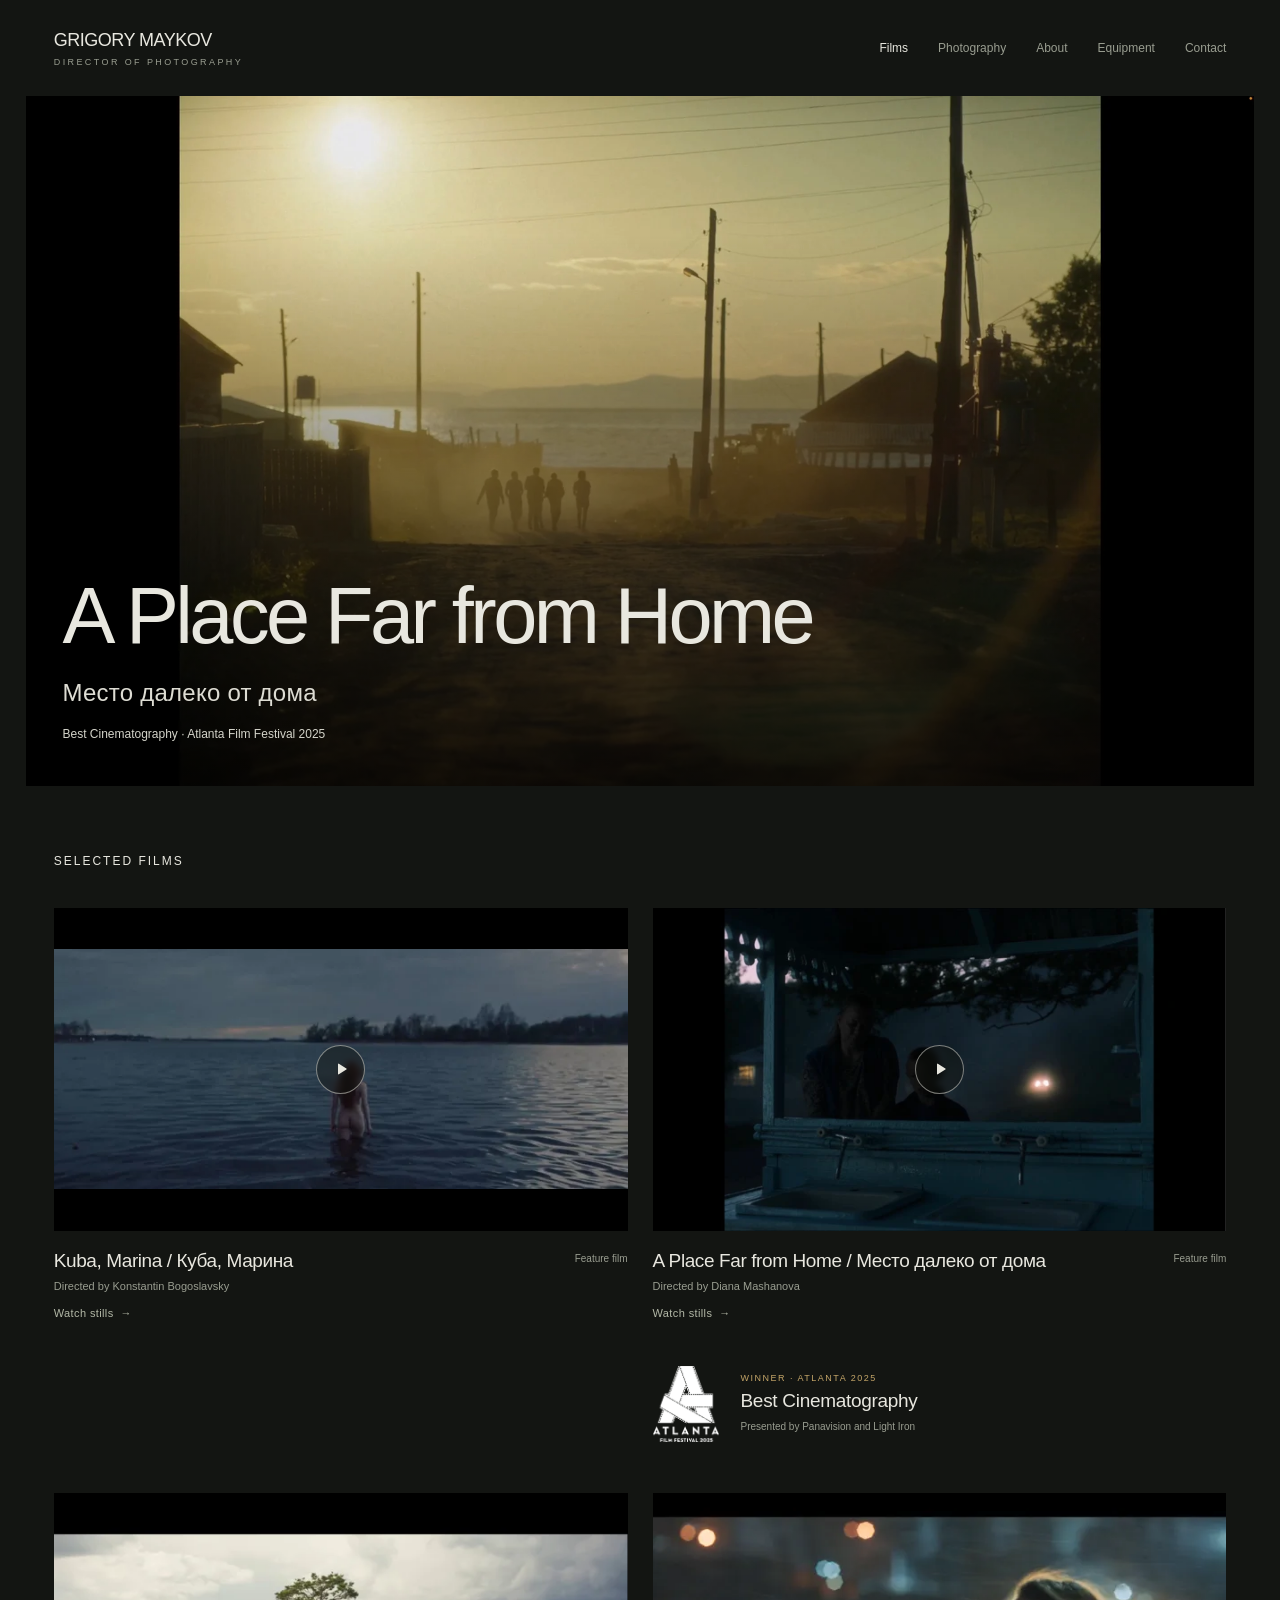
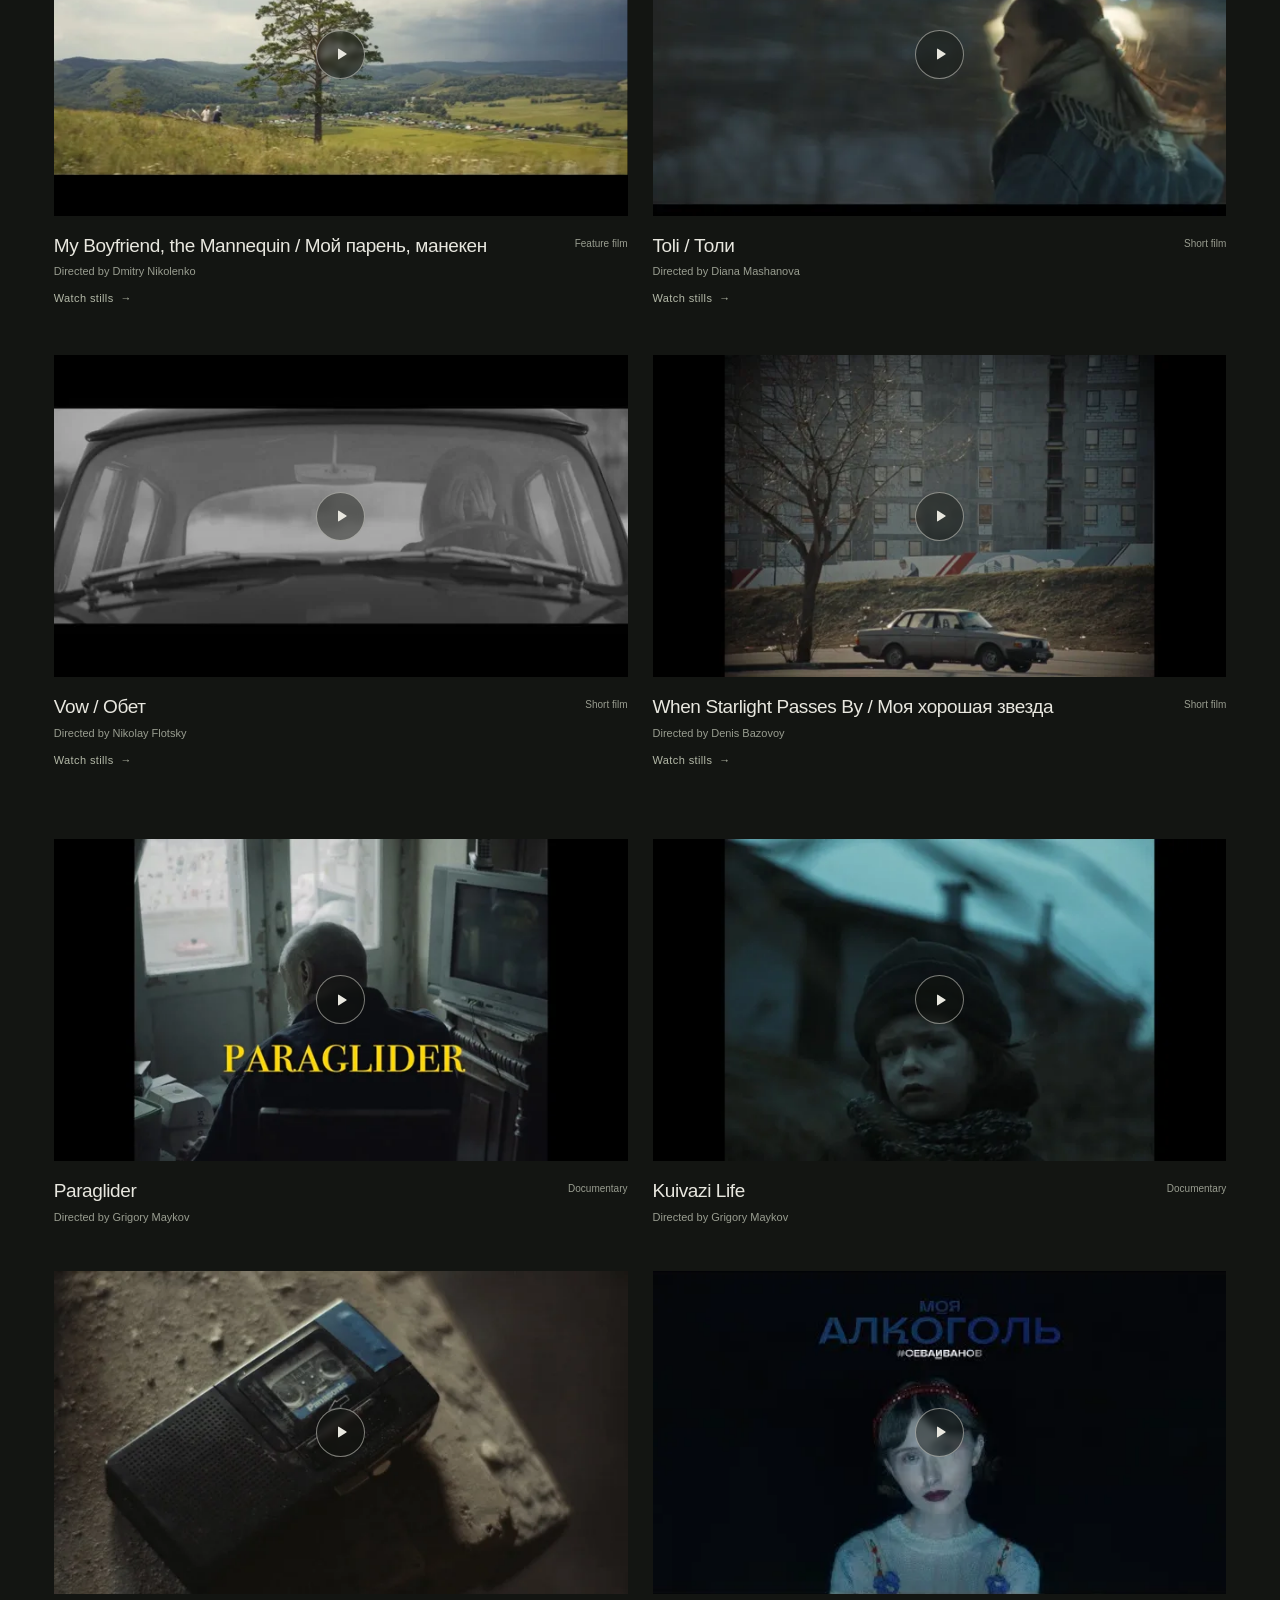
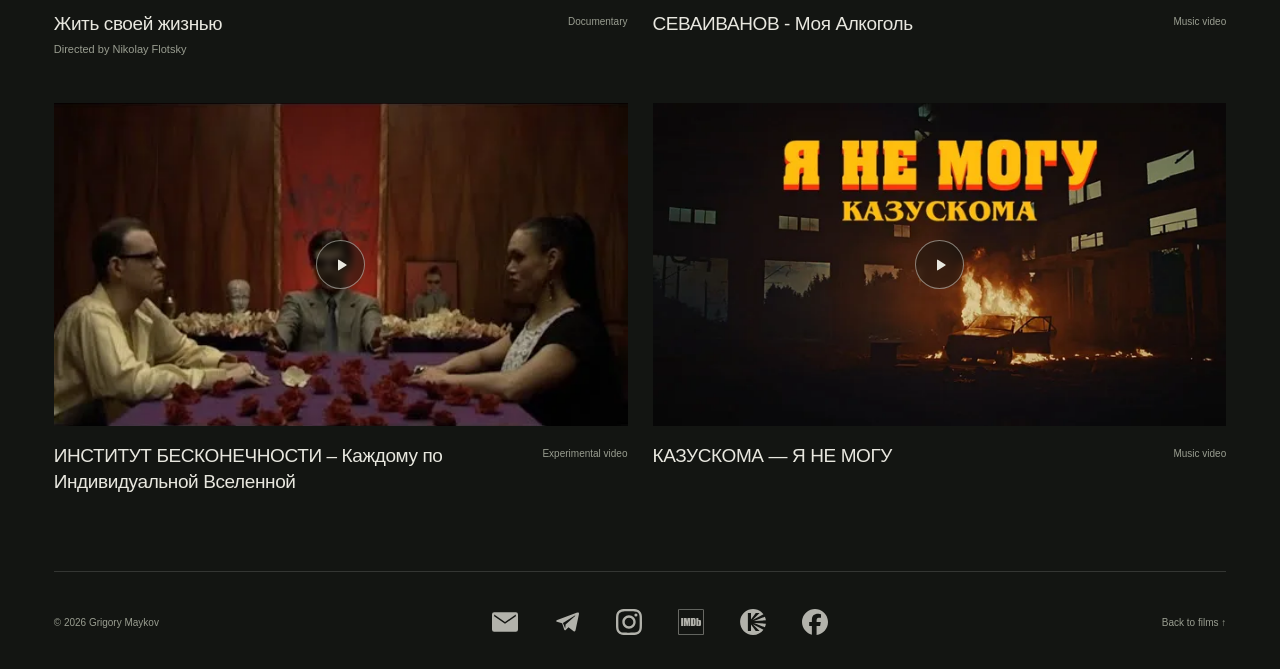
<file: index.html>
<!doctype html><html lang="en"><head><meta charset="UTF-8"><meta name="viewport" content="width=device-width,initial-scale=1"><meta name="theme-color" content="#131512"><meta name="description" content="Grigory Maykov / Григорий Майков — cinematographer, оператор-постановщик. Кино, клипы и фотография. Best Cinematography — Atlanta Film Festival 2025."><title>Grigory Maykov — Cinematographer | Григорий Майков — оператор-постановщик</title><link rel="icon" type="image/png" sizes="64x64" href="/favicon.png?v=2"><link rel="shortcut icon" href="/favicon.ico?v=2"><link rel="apple-touch-icon" sizes="180x180" href="/apple-touch-icon.png?v=2"><link rel="stylesheet" href="/style.css?v=lenses-two-rows"><script src="/analytics.js" defer></script><script src="/app.js" defer></script><link rel="canonical" href="https://grigorymaykov.com/"><meta property="og:type" content="website"><meta property="og:title" content="Grigory Maykov — Cinematographer | Григорий Майков — оператор-постановщик"><meta property="og:description" content="Grigory Maykov / Григорий Майков — cinematographer, оператор-постановщик. Кино, клипы и фотография. Best Cinematography — Atlanta Film Festival 2025."><meta property="og:url" content="https://grigorymaykov.com/"><meta property="og:image" content="https://grigorymaykov.com/assets/video-028.webp"><script type="application/ld+json">{"@context":"https://schema.org","@type":"Person","name":"Grigory Maykov","alternateName":"Григорий Майков","jobTitle":"Cinematographer","url":"https://grigorymaykov.com/","image":"https://grigorymaykov.com/assets/old-site-001.webp","sameAs":["https://www.imdb.com/name/nm12058267/","https://www.kinopoisk.ru/name/5196316/","https://www.instagram.com/gmaykov/"]}</script></head><body><noscript><div><img src="https://mc.yandex.ru/watch/113394393" style="position:absolute;left:-9999px" alt=""></div></noscript><header><a class="brand" href="#work">GRIGORY MAYKOV<small>Director of photography</small></a><nav aria-label="Main navigation"><a href="#work">Films</a><a href="#photography">Photography</a><a href="#about">About</a><a href="#equipment">Equipment</a><a href="#contact">Contact</a></nav></header><main id="content"><section class="hero"><img src="/assets/video-028.webp" fetchpriority="high" decoding="async" alt="A Place Far from Home — film still" ><div class="hero-copy"><h1>A Place Far from Home</h1><p class="hero-russian">Место далеко от дома</p><div class="sub">Best Cinematography · Atlanta Film Festival 2025</div></div></section><div class="wrap"><div class="section-head"><h2>Selected films</h2></div><div class="grid"><article class="project"><div class="frame"><img src="/assets/preview-00.webp" loading="lazy" decoding="async" alt="Kuba, Marina / Куба, Марина" srcset="/assets/preview-00-sm.webp 640w, /assets/preview-00.webp 1920w" sizes="(max-width:750px) 90vw, 46vw"><button class="preview-play" onclick="playPreview(this,0)" aria-label="Play Kuba, Marina / Куба, Марина"><span class="preview-play-label"><svg width="18" height="18" viewBox="0 0 24 24" fill="currentColor" aria-hidden="true"><path d="M8 5.5a.75.75 0 0 1 1.14-.64l10 6.5a.75.75 0 0 1 0 1.28l-10 6.5A.75.75 0 0 1 8 18.5z"/></svg></span></button></div><a class="caption" href="#film/0"><div><h3>Kuba, Marina / Куба, Марина</h3><p>Directed by Konstantin Bogoslavsky</p></div><span>Feature film</span></a><a class="stills-hint" href="#film/0">Watch stills <span aria-hidden="true">→</span></a></article><article class="project"><div class="frame"><img src="/assets/a-place-far-from-home-preview.webp" loading="lazy" decoding="async" alt="A Place Far from Home / Место далеко от дома" srcset="/assets/a-place-far-from-home-preview-sm.webp 640w, /assets/a-place-far-from-home-preview.webp 1920w" sizes="(max-width:750px) 90vw, 46vw"><button class="preview-play" onclick="playPreview(this,1)" aria-label="Play A Place Far from Home / Место далеко от дома"><span class="preview-play-label"><svg width="18" height="18" viewBox="0 0 24 24" fill="currentColor" aria-hidden="true"><path d="M8 5.5a.75.75 0 0 1 1.14-.64l10 6.5a.75.75 0 0 1 0 1.28l-10 6.5A.75.75 0 0 1 8 18.5z"/></svg></span></button></div><a class="caption" href="#film/1"><div><h3>A Place Far from Home / Место далеко от дома</h3><p>Directed by Diana Mashanova</p></div><span>Feature film</span></a><a class="stills-hint" href="#film/1">Watch stills <span aria-hidden="true">→</span></a><div class="film-award"><img src="/assets/atlff-2025-official.png" width="72" height="92" alt="Atlanta Film Festival 2025" loading="lazy"><div><span class="film-award-label">WINNER · ATLANTA 2025</span><strong>Best Cinematography</strong><span class="film-award-presenter">Presented by Panavision and Light Iron</span></div></div></article><article class="project"><div class="frame"><img src="/assets/preview-02.webp" loading="lazy" decoding="async" alt="My Boyfriend, the Mannequin / Мой парень, манекен" srcset="/assets/preview-02-sm.webp 640w, /assets/preview-02.webp 1920w" sizes="(max-width:750px) 90vw, 46vw"><button class="preview-play" onclick="playPreview(this,2)" aria-label="Play My Boyfriend, the Mannequin / Мой парень, манекен"><span class="preview-play-label"><svg width="18" height="18" viewBox="0 0 24 24" fill="currentColor" aria-hidden="true"><path d="M8 5.5a.75.75 0 0 1 1.14-.64l10 6.5a.75.75 0 0 1 0 1.28l-10 6.5A.75.75 0 0 1 8 18.5z"/></svg></span></button></div><a class="caption" href="#film/2"><div><h3>My Boyfriend, the Mannequin / Мой парень, манекен</h3><p>Directed by Dmitry Nikolenko</p></div><span>Feature film</span></a><a class="stills-hint" href="#film/2">Watch stills <span aria-hidden="true">→</span></a></article><article class="project"><div class="frame"><img src="/assets/video-064.webp" loading="lazy" decoding="async" alt="Toli / Толи" srcset="/assets/video-064-sm.webp 640w, /assets/video-064.webp 1920w" sizes="(max-width:750px) 90vw, 46vw"><button class="preview-play" onclick="playPreview(this,3)" aria-label="Play Toli / Толи"><span class="preview-play-label"><svg width="18" height="18" viewBox="0 0 24 24" fill="currentColor" aria-hidden="true"><path d="M8 5.5a.75.75 0 0 1 1.14-.64l10 6.5a.75.75 0 0 1 0 1.28l-10 6.5A.75.75 0 0 1 8 18.5z"/></svg></span></button></div><a class="caption" href="#film/3"><div><h3>Toli / Толи</h3><p>Directed by Diana Mashanova</p></div><span>Short film</span></a><a class="stills-hint" href="#film/3">Watch stills <span aria-hidden="true">→</span></a></article><article class="project"><div class="frame"><img src="/assets/preview-04.webp" loading="lazy" decoding="async" alt="Vow / Обет" srcset="/assets/preview-04-sm.webp 640w, /assets/preview-04.webp 1920w" sizes="(max-width:750px) 90vw, 46vw"><button class="preview-play" onclick="playPreview(this,4)" aria-label="Play Vow / Обет"><span class="preview-play-label"><svg width="18" height="18" viewBox="0 0 24 24" fill="currentColor" aria-hidden="true"><path d="M8 5.5a.75.75 0 0 1 1.14-.64l10 6.5a.75.75 0 0 1 0 1.28l-10 6.5A.75.75 0 0 1 8 18.5z"/></svg></span></button></div><a class="caption" href="#film/4"><div><h3>Vow / Обет</h3><p>Directed by Nikolay Flotsky</p></div><span>Short film</span></a><a class="stills-hint" href="#film/4">Watch stills <span aria-hidden="true">→</span></a></article><article class="project"><div class="frame"><img src="/assets/preview-05.webp" loading="lazy" decoding="async" alt="When Starlight Passes By / Моя хорошая звезда" srcset="/assets/preview-05-sm.webp 640w, /assets/preview-05.webp 1920w" sizes="(max-width:750px) 90vw, 46vw"><button class="preview-play" onclick="playPreview(this,5)" aria-label="Play When Starlight Passes By / Моя хорошая звезда"><span class="preview-play-label"><svg width="18" height="18" viewBox="0 0 24 24" fill="currentColor" aria-hidden="true"><path d="M8 5.5a.75.75 0 0 1 1.14-.64l10 6.5a.75.75 0 0 1 0 1.28l-10 6.5A.75.75 0 0 1 8 18.5z"/></svg></span></button></div><a class="caption" href="#film/5"><div><h3>When Starlight Passes By / Моя хорошая звезда</h3><p>Directed by Denis Bazovoy</p></div><span>Short film</span></a><a class="stills-hint" href="#film/5">Watch stills <span aria-hidden="true">→</span></a></article></div><div class="archive"><div class="grid"><article class="project"><div class="frame"><img src="/assets/preview-06.webp" loading="lazy" decoding="async" alt="Paraglider" srcset="/assets/preview-06-sm.webp 640w, /assets/preview-06.webp 1920w" sizes="(max-width:750px) 90vw, 46vw"><button class="preview-play" onclick="playPreview(this,6)" aria-label="Play Paraglider"><span class="preview-play-label"><svg width="18" height="18" viewBox="0 0 24 24" fill="currentColor" aria-hidden="true"><path d="M8 5.5a.75.75 0 0 1 1.14-.64l10 6.5a.75.75 0 0 1 0 1.28l-10 6.5A.75.75 0 0 1 8 18.5z"/></svg></span></button></div><a class="caption" href="#film/6"><div><h3>Paraglider</h3><p>Directed by Grigory Maykov</p></div><span>Documentary</span></a></article><article class="project"><div class="frame"><img src="/assets/preview-07.webp" loading="lazy" decoding="async" alt="Kuivazi Life" srcset="/assets/preview-07-sm.webp 640w, /assets/preview-07.webp 1920w" sizes="(max-width:750px) 90vw, 46vw"><button class="preview-play" onclick="playPreview(this,7)" aria-label="Play Kuivazi Life"><span class="preview-play-label"><svg width="18" height="18" viewBox="0 0 24 24" fill="currentColor" aria-hidden="true"><path d="M8 5.5a.75.75 0 0 1 1.14-.64l10 6.5a.75.75 0 0 1 0 1.28l-10 6.5A.75.75 0 0 1 8 18.5z"/></svg></span></button></div><a class="caption" href="#film/7"><div><h3>Kuivazi Life</h3><p>Directed by Grigory Maykov</p></div><span>Documentary</span></a></article><article class="project"><div class="frame"><img src="/assets/preview-08.webp" loading="lazy" decoding="async" alt="Жить своей жизнью" srcset="/assets/preview-08-sm.webp 640w, /assets/preview-08.webp 1920w" sizes="(max-width:750px) 90vw, 46vw"><button class="preview-play" onclick="playPreview(this,8)" aria-label="Play Жить своей жизнью"><span class="preview-play-label"><svg width="18" height="18" viewBox="0 0 24 24" fill="currentColor" aria-hidden="true"><path d="M8 5.5a.75.75 0 0 1 1.14-.64l10 6.5a.75.75 0 0 1 0 1.28l-10 6.5A.75.75 0 0 1 8 18.5z"/></svg></span></button></div><a class="caption" href="#film/8"><div><h3>Жить своей жизнью</h3><p>Directed by Nikolay Flotsky</p></div><span>Documentary</span></a></article><article class="project"><div class="frame"><img src="/assets/preview-09.webp" loading="lazy" decoding="async" alt="СЕВАИВАНОВ - Моя Алкоголь" srcset="/assets/preview-09-sm.webp 640w, /assets/preview-09.webp 1920w" sizes="(max-width:750px) 90vw, 46vw"><button class="preview-play" onclick="playPreview(this,9)" aria-label="Play СЕВАИВАНОВ - Моя Алкоголь"><span class="preview-play-label"><svg width="18" height="18" viewBox="0 0 24 24" fill="currentColor" aria-hidden="true"><path d="M8 5.5a.75.75 0 0 1 1.14-.64l10 6.5a.75.75 0 0 1 0 1.28l-10 6.5A.75.75 0 0 1 8 18.5z"/></svg></span></button></div><a class="caption" href="#film/9"><div><h3>СЕВАИВАНОВ - Моя Алкоголь</h3></div><span>Music video</span></a></article><article class="project"><div class="frame"><img src="/assets/preview-10.webp" loading="lazy" decoding="async" alt="ИНСТИТУТ БЕСКОНЕЧНОСТИ – Каждому по Индивидуальной Вселенной" srcset="/assets/preview-10-sm.webp 640w, /assets/preview-10.webp 1920w" sizes="(max-width:750px) 90vw, 46vw"><button class="preview-play" onclick="playPreview(this,10)" aria-label="Play ИНСТИТУТ БЕСКОНЕЧНОСТИ – Каждому по Индивидуальной Вселенной"><span class="preview-play-label"><svg width="18" height="18" viewBox="0 0 24 24" fill="currentColor" aria-hidden="true"><path d="M8 5.5a.75.75 0 0 1 1.14-.64l10 6.5a.75.75 0 0 1 0 1.28l-10 6.5A.75.75 0 0 1 8 18.5z"/></svg></span></button></div><a class="caption" href="#film/10"><div><h3>ИНСТИТУТ БЕСКОНЕЧНОСТИ – Каждому по Индивидуальной Вселенной</h3></div><span>Experimental video</span></a></article><article class="project"><div class="frame"><img src="/assets/preview-11.webp" loading="lazy" decoding="async" alt="КАЗУСКОМА — Я НЕ МОГУ" srcset="/assets/preview-11-sm.webp 640w, /assets/preview-11.webp 1920w" sizes="(max-width:750px) 90vw, 46vw"><button class="preview-play" onclick="playPreview(this,11)" aria-label="Play КАЗУСКОМА — Я НЕ МОГУ"><span class="preview-play-label"><svg width="18" height="18" viewBox="0 0 24 24" fill="currentColor" aria-hidden="true"><path d="M8 5.5a.75.75 0 0 1 1.14-.64l10 6.5a.75.75 0 0 1 0 1.28l-10 6.5A.75.75 0 0 1 8 18.5z"/></svg></span></button></div><a class="caption" href="#film/11"><div><h3>КАЗУСКОМА — Я НЕ МОГУ</h3></div><span>Music video</span></a></article></div></div></div></main><footer id="site-footer"></footer><dialog id="lightbox" aria-label="Image gallery"><button class="close" onclick="closeLight()" aria-label="Close gallery">×</button><img id="light-image" alt=""><div class="light-nav"><button onclick="step(-1)" aria-label="Previous image">←</button><span id="light-count"></span><button onclick="step(1)" aria-label="Next image">→</button></div></dialog><noscript><p>Enable JavaScript to explore the portfolio. Contact: <a href="mailto:grmaykov@gmail.com">grmaykov@gmail.com</a></p></noscript></body></html>
</file>
<file: style.css>
:root{--bg:#131512;--fg:#e8e7df;--muted:#999d90;--accent:#c3caab}*{box-sizing:border-box}html{scroll-behavior:smooth;scroll-padding-top:90px}body{margin:0;background:var(--bg);color:var(--fg);font-family:Arial,Helvetica,sans-serif;-webkit-font-smoothing:antialiased}a{color:inherit;text-decoration:none}button{font:inherit;color:inherit;cursor:pointer}button,a{-webkit-tap-highlight-color:transparent}button:focus-visible,a:focus-visible{outline:2px solid var(--accent);outline-offset:6px}button{border:0;background:none}header{height:96px;padding:0 4.2%;display:flex;align-items:center;justify-content:space-between;gap:25px;background:var(--bg);position:relative;z-index:3}.brand{font-size:18px;letter-spacing:-.5px}.brand small{display:block;font-size:9px;text-transform:uppercase;letter-spacing:2.4px;color:var(--muted);margin-top:6px}nav{display:flex;gap:30px;align-items:center;font-size:12px}nav a{color:var(--muted);padding:8px 0}nav a:hover,nav a.active{color:var(--fg)}.language{font-size:10px;border:1px solid #45483d;padding:7px 9px}main{min-height:70vh}.wrap{margin:0 4.2%}.hero{position:relative;height:min(70vw,690px);min-height:430px;margin:0 2%;overflow:hidden;background:#222}.hero>img{width:100%;height:100%;object-fit:cover}.hero:after{content:'';position:absolute;inset:0;background:linear-gradient(0deg,rgba(0,0,0,.8),transparent 80%)}.hero-copy{position:absolute;bottom:45px;left:3%;z-index:1;max-width:75%}.eyebrow{font-size:10px;text-transform:uppercase;letter-spacing:2px;color:var(--accent);line-height:1.8}.hero h1{font-weight:400;font-size:clamp(42px,6.6vw,94px);letter-spacing:-.055em;line-height:.97;margin:20px 0 28px}.hero .sub{font-size:12px;color:#d4d4ca}.hero-cta{position:absolute;bottom:45px;right:3%;z-index:1;border:1px solid #aaa9;display:flex;align-items:center;justify-content:center;width:65px;height:65px;border-radius:50%;font-size:25px;transition:.25s}.hero-cta:hover{background:var(--fg);color:var(--bg)}.intro{padding:65px 0 75px;display:grid;grid-template-columns:1fr 1fr;gap:45px;align-items:start}.intro p{font-size:clamp(22px,2.7vw,38px);line-height:1.25;letter-spacing:-.8px;max-width:670px;margin:0}.intro aside{font-size:12px;line-height:1.8;color:var(--muted);max-width:300px;justify-self:end}.section-head{display:flex;justify-content:space-between;align-items:baseline;margin:0 0 30px}.section-head h2,.section-head h1{font-size:12px;font-weight:400;text-transform:uppercase;letter-spacing:2px}.section-head span{font-size:11px;color:var(--muted)}.grid{display:grid;grid-template-columns:1fr 1fr;gap:48px 25px}.project{display:block}.project .frame{overflow:hidden;position:relative;background:#222;aspect-ratio:16/9}.frame img{width:100%;height:100%;object-fit:contain;transition:transform .6s}.project:hover img{transform:scale(1.025)}.frame .arrow{position:absolute;right:20px;bottom:18px;border:1px solid #ccc8;border-radius:50%;width:35px;height:35px;display:grid;place-items:center;background:#15171255}.caption{display:flex;justify-content:space-between;gap:15px;margin-top:17px}.caption h3{font-weight:400;font-size:19px;letter-spacing:-.4px;margin:0 0 7px}.caption p{font-size:11px;color:var(--muted);margin:0}.caption>span{font-size:10px;color:var(--muted);white-space:nowrap;padding-top:5px}.award{padding:75px 0;display:grid;grid-template-columns:1fr 2fr;gap:40px;margin-top:65px}.award h2{font-size:clamp(28px,4vw,55px);font-weight:400;letter-spacing:-1.5px;margin:0 0 15px}.award p{color:var(--muted);font-size:13px;line-height:1.7}.page-title{padding:65px 0 55px}.page-title h1{font-weight:400;font-size:clamp(43px,6vw,80px);letter-spacing:-.055em;margin:12px 0 20px;max-width:1000px}.page-title p{color:var(--muted);font-size:14px;line-height:1.8;max-width:630px}.photo-grid{columns:3;column-gap:20px}.photo-button{display:block;width:100%;padding:0;margin-bottom:20px;break-inside:avoid}.photo-button img{display:block;width:100%;height:auto}.bio{display:grid;grid-template-columns:1fr 1.1fr;gap:10%;padding:35px 0 100px;align-items:start}.bio img{width:100%;max-height:800px;object-fit:cover}.bio p{font-size:17px;line-height:1.8;color:#bdc0b4;margin:0 0 25px}.bio .lead{font-size:clamp(27px,3vw,42px);color:var(--fg);line-height:1.2;letter-spacing:-1px;margin-bottom:35px}.bio .eyebrow{margin-bottom:20px;font-size:10px}.equipment{display:grid;grid-template-columns:repeat(3,1fr);gap:30px;padding:25px 0 65px}.equipment h2{font-size:11px;letter-spacing:2px;text-transform:uppercase;color:var(--accent);margin-bottom:30px}.equipment p{font-size:16px;line-height:1.7}.equipment small{font-size:11px;color:var(--muted)}.equipment-sheet{width:100%;display:block;margin:0 auto 35px}.player{aspect-ratio:16/9;position:relative;background:#090b08;overflow:hidden}.player>img{width:100%;height:100%;object-fit:cover;opacity:.7}.player button{position:absolute;inset:0;width:100%;display:flex;flex-direction:column;gap:17px;justify-content:center;align-items:center;font-size:12px}.play-icon{width:75px;height:75px;border:1px solid #eeec;border-radius:50%;display:grid;place-items:center;font-size:22px}.player iframe{width:100%;height:100%;border:0}.film-stills{display:grid;grid-template-columns:1fr 1fr;gap:22px;margin:50px 0}.film-stills button{padding:0}.film-stills img{width:100%;height:auto;display:block}.archive{margin:70px 0}.archive > a{padding:22px 0;display:flex;justify-content:space-between;gap:15px;border-top:1px solid #ffffff17;font-size:18px}.archive > a small{font-size:11px;color:var(--muted)}footer{margin:65px 4.2% 0;padding:55px 0 25px;border-top:1px solid #ffffff24}.contact-top{display:flex;justify-content:space-between;align-items:start;gap:30px}.contact-top h2{font-size:clamp(28px,4vw,55px);font-weight:400;letter-spacing:-1px;margin:13px 0 28px}.email{font-size:clamp(18px,2vw,28px);display:inline-block;margin-top:27px}.footer-bottom{margin-top:60px;display:flex;justify-content:space-between;font-size:10px;color:var(--muted);gap:20px}.socials{display:flex;gap:22px}.back{font-size:11px;display:inline-block;margin-top:32px;color:var(--muted)}dialog{border:0;background:#10110ff5;color:var(--fg);width:100vw;max-width:100vw;height:100dvh;max-height:100dvh;padding:55px 65px}dialog::backdrop{background:#10110f}dialog img{display:block;max-width:100%;max-height:calc(100dvh - 120px);margin:auto;object-fit:contain}.close{position:absolute;top:20px;right:25px;font-size:22px}.light-nav{display:flex;justify-content:center;gap:40px;align-items:center;margin-top:20px;font-size:12px}.light-nav button{font-size:20px}.empty-art{aspect-ratio:16/9;display:grid;place-items:center;background:#20231c;color:var(--muted);letter-spacing:3px} @media(min-width:1600px){body{max-width:1800px;margin:auto}}@media(max-width:750px){header{height:auto;min-height:100px;flex-wrap:wrap;padding:22px 5%;gap:20px}.brand{font-size:16px}nav{gap:18px;flex-wrap:wrap;font-size:11px}nav .language{margin-left:auto}.hero{margin:0;height:65vh;min-height:460px}.hero-copy{left:5%;bottom:35px;max-width:85%}.hero h1{font-size:52px}.hero-cta{right:5%;bottom:30px;width:46px;height:46px}.hero .sub{max-width:220px;line-height:1.5}.wrap{margin:0 5%}.intro{grid-template-columns:1fr;padding:45px 0;gap:20px}.intro aside{justify-self:start}.grid{grid-template-columns:1fr;gap:35px}.caption h3{font-size:19px}.award{grid-template-columns:1fr;gap:20px;padding:35px 0;margin-top:45px}.photo-grid{columns:2;column-gap:12px}.photo-button{margin-bottom:12px}.bio{grid-template-columns:1fr;gap:40px}.bio img{max-height:600px;object-position:center}.equipment{grid-template-columns:1fr;gap:15px}.page-title{padding:35px 0}.page-title h1{font-size:45px}.film-stills{gap:12px;margin:30px 0}.contact-top{display:block}.footer-bottom{flex-wrap:wrap;line-height:1.8}.archive > a{font-size:15px}.archive > a small{display:none}dialog{padding:60px 12px}.hero-copy .eyebrow{font-size:9px}}@media(prefers-reduced-motion:reduce){html{scroll-behavior:auto}*{transition:none!important}}

.award-title{display:flex;align-items:center;gap:16px;max-width:760px;color:#c4a568}.award-title h2{text-align:center;margin:0;flex:1;font-size:clamp(25px,3.6vw,49px)}.laurel{width:70px;height:130px;flex:0 0 70px}.laurel-right{transform:scaleX(-1)}.award-title+p{margin-top:22px}@media(max-width:750px){.award-title{gap:6px}.laurel{width:44px;height:105px;flex-basis:44px}.award-title h2{font-size:29px}}

.hero-russian{font-size:clamp(16px,2vw,24px);margin:-8px 0 20px;color:#dddcd3;font-weight:400;letter-spacing:.01em}.caption h3{line-height:1.35}

.socials{flex-wrap:wrap}

.award{align-items:center}.official-festival{display:block;width:190px;max-width:100%;justify-self:start}.official-festival img{display:block;width:100%;height:auto}.award-winner{color:#c4a568;margin-bottom:14px}.award h2{color:var(--fg)}@media(max-width:750px){.official-festival{width:135px}.award{gap:30px}}

.socials{align-items:center;gap:18px}.social-link{display:inline-flex;align-items:center;justify-content:center;min-width:44px;min-height:44px;opacity:.75;transition:opacity .2s,transform .2s}.social-link img{width:26px;height:26px;display:block}.social-link:hover{opacity:1;transform:translateY(-2px)}.footer-bottom{align-items:center}

.stills-hint{display:inline-flex;align-items:center;gap:7px;margin-top:13px;font-size:11px;line-height:1.5;letter-spacing:.035em;color:#b3b8a7}.project:hover .stills-hint,.project:focus-visible .stills-hint{color:var(--fg)}

.grid{align-items:start}.film-award{display:flex;align-items:center;gap:22px;margin-top:25px;padding:19px 0 3px;max-width:500px}.film-award>img{width:66px;height:auto;max-height:92px;object-fit:contain;flex-shrink:0}.film-award>div{display:flex;flex-direction:column;gap:7px}.film-award-label{font-size:9px;letter-spacing:1.5px;color:#c4a568}.film-award strong{font-size:19px;font-weight:400;letter-spacing:-.3px;color:var(--fg)}.film-award-presenter{font-size:10px;line-height:1.5;color:var(--muted)}.page-title+.film-award{margin-top:-25px;padding:0 0 32px}.film-award+.player{margin-top:0}@media(max-width:750px){.film-award{gap:18px;margin-top:18px}.film-award>img{width:58px}.film-award strong{font-size:18px}}

.hero+.wrap>.section-head:first-child{margin-top:58px}footer{padding-top:28px}.footer-bottom{margin-top:0}@media(max-width:750px){.hero+.wrap>.section-head:first-child{margin-top:38px}}

.social-link{color:#e8e7df}.social-link svg{display:block;width:26px;height:26px;flex-shrink:0}

.hero-copy{max-width:94%}.hero h1{white-space:nowrap;font-size:clamp(30px,6.2vw,90px);letter-spacing:-.045em;line-height:1.08}@media(max-width:750px){.hero-copy{max-width:90%}.hero h1{font-size:6.9vw;letter-spacing:-.045em;line-height:1.15}}

img[src="/assets/preview-02.webp"]{clip-path:inset(0 0 12.5% 0)}.frame:has(img[src="/assets/preview-02.webp"]),.player:has(img[src="/assets/preview-02.webp"]){background:#000}

.frame:has(img[src="/assets/preview-00.webp"]),.player:has(img[src="/assets/preview-00.webp"]){background:#000}.frame img[src="/assets/preview-00.webp"],.player>img[src="/assets/preview-00.webp"]{object-fit:contain;object-position:center}
/* YouTube previews include 45px black bars in a 480x360 image. Fit the
   original 480x270 picture to the shared 16:9 frame without distortion. */
.frame:has(img[src="/assets/preview-09.webp"]),.frame:has(img[src="/assets/preview-10.webp"]){background:#000}
.frame img[src="/assets/preview-09.webp"],.frame img[src="/assets/preview-10.webp"]{object-fit:cover;object-position:center}


/* Inline playback keeps every card in its original grid position. */
.preview-play{position:absolute;inset:0;width:100%;height:100%;display:grid;place-items:center;padding:0}
.preview-play-label{display:flex;align-items:center;gap:9px;padding:11px 18px;border:1px solid #e8e7df99;border-radius:999px;background:#131512a6;color:#e8e7df;font-size:12px;letter-spacing:.06em;transition:background .2s}
.preview-play-label>span{font-size:23px;line-height:1}.preview-play:hover .preview-play-label,.preview-play:focus-visible .preview-play-label{background:#131512e6;border-color:#e8e7df}
.preview-play:focus-visible{outline-offset:-5px}.frame.preview-playing,.hero.preview-playing{background:#000}
.preview-playing>iframe{display:block;width:100%;height:100%;border:0;position:absolute;inset:0}
.hero.preview-playing:after{display:none}.hero-play{width:auto;min-width:106px;height:48px;border-radius:999px;gap:9px;font-size:12px;background:#13151280}.hero-play>span{font-size:24px}
.project>.caption:hover h3{color:var(--accent)}

.photo-carousel{overflow:hidden;padding:0 0 30px}.photo-slides{display:grid;grid-template-columns:18% 64% 18%;align-items:center;height:clamp(330px,65vh,760px);touch-action:pan-y}
.photo-slide{min-width:0;height:100%;padding:0;position:relative;display:flex;align-items:center;justify-content:center;transition:opacity .35s,transform .35s,filter .35s}
.photo-slide img{display:block;width:100%;height:100%;object-fit:contain}.photo-center{z-index:1;padding:0 4%;cursor:zoom-in}.photo-left,.photo-right{filter:blur(7px);opacity:.35;transform:scale(.78)}.photo-left{transform:translateX(-12%) scale(.78)}.photo-right{transform:translateX(12%) scale(.78)}.photo-left:hover,.photo-right:hover{opacity:.6}
.photo-enlarge{position:absolute;bottom:12px;left:50%;transform:translateX(-50%);background:#131512c9;border:1px solid #e8e7df55;border-radius:999px;padding:9px 15px;font-size:10px;white-space:nowrap;letter-spacing:.06em;color:var(--fg)}
.photo-controls{display:flex;align-items:center;justify-content:center;gap:27px;margin-top:28px}.photo-controls button{width:46px;height:46px;border:1px solid #e8e7df44;border-radius:50%;font-size:21px}.photo-controls button:hover{background:var(--fg);color:var(--bg)}.photo-controls>span{min-width:65px;text-align:center;font-size:11px;letter-spacing:.12em;color:var(--muted)}.photo-slide:focus-visible{outline-offset:-5px}
@media(max-width:750px){.photo-slides{grid-template-columns:10% 80% 10%;height:clamp(320px,58svh,620px)}.photo-center{padding:0 2%}.photo-left,.photo-right{filter:blur(4px)}.photo-controls{margin-top:20px}.photo-enlarge{bottom:8px}}

.preview-play-label{width:49px;height:49px;justify-content:center;padding:0;border-radius:50%;background:#13151270;border-color:#e8e7df80;backdrop-filter:blur(3px)}.preview-play-label svg{margin-left:1px}.preview-play:hover .preview-play-label{background:#131512bb}
.photo-carousel img,.photo-protected img{-webkit-touch-callout:none;-webkit-user-drag:none;user-select:none;-webkit-user-select:none}

.contact-page{min-height:calc(76svh - 96px);display:flex;align-items:center;justify-content:center;padding:95px 0 85px;text-align:center}
.contact-page-inner{width:100%;max-width:960px}.contact-page h1{font-size:11px;font-weight:400;letter-spacing:2.4px;text-transform:uppercase;color:var(--muted);margin:0 0 32px}
.contact-address{display:inline-block;font-size:clamp(25px,5.6vw,72px);letter-spacing:-.055em;line-height:1.15}.contact-address:hover{color:var(--accent)}
.contact-page-icons{display:flex;justify-content:center;align-items:center;gap:30px;flex-wrap:wrap;margin-top:47px}.contact-page-icons .social-link{display:flex;align-items:center;justify-content:center;width:58px;height:58px;color:var(--fg);opacity:.85;transition:opacity .2s,transform .2s}.contact-page-icons .social-link img,.contact-page-icons .social-link svg{width:42px;height:42px}.contact-page-icons .social-link:hover{opacity:1;transform:translateY(-3px)}
@media(max-width:750px){.contact-page{min-height:64svh;padding:75px 0}.contact-page-icons{gap:13px;margin-top:35px}.contact-page-icons .social-link{width:44px;height:48px}.contact-page-icons .social-link img,.contact-page-icons .social-link svg{width:33px;height:33px}}

.gear-page .page-title{max-width:760px}.gear-section{margin-bottom:75px}.gear-grid{display:grid;grid-template-columns:repeat(3,minmax(0,1fr));gap:28px 24px}.gear-card{min-width:0}.gear-image-area{height:245px;background:#1e1e1c;display:flex;align-items:center;justify-content:center;padding:25px;overflow:hidden}.gear-image{background-image:url('/assets/equi-001.webp');background-repeat:no-repeat;width:100%;max-height:100%;max-width:100%;height:auto}.gear-cameras .gear-image{width:145px}.gear-lenses .gear-image{width:100%;max-width:300px}.gear-lenses .gear-card:last-child .gear-image{width:150px}.gear-gimbals{grid-template-columns:repeat(2,minmax(0,1fr))}.gear-gimbals .gear-image-area{height:370px}.gear-gimbals .gear-image{width:235px}.gear-card h3{font-size:16px;font-weight:400;letter-spacing:-.3px;margin:19px 0 7px}.gear-card p{font-size:11px;color:var(--muted);line-height:1.7;margin:0}.gear-card .gear-image-area{transition:background .25s}
@media(max-width:1000px){.gear-grid{grid-template-columns:repeat(2,minmax(0,1fr))}.gear-image-area{height:240px}}
@media(max-width:550px){.gear-grid{grid-template-columns:1fr;gap:30px}.gear-image-area{height:265px;padding:28px}.gear-gimbals .gear-image-area{height:350px}.gear-section{margin-bottom:55px}.gear-card h3{font-size:17px}}

/* Blend the source sheet's neutral dark background into the site surface. */
.gear-image-area{background:transparent}.gear-image{filter:contrast(1.2);mix-blend-mode:lighten}.contact-page-icons{margin-top:32px}

/* Photography opens directly in the large carousel. */
.photo-full{padding:8px 0 24px}.photo-full .photo-slides{grid-template-columns:8% 84% 8%;height:calc(100svh - 190px);min-height:240px;max-height:none;user-select:none;-webkit-user-select:none}.photo-full .photo-center{padding:0 1.5%;cursor:grab}.photo-full .photo-center:active{cursor:grabbing}.photo-full .photo-left,.photo-full .photo-right{transform:scale(.9);opacity:.35;filter:blur(7px)}.photo-full .photo-controls{margin-top:16px}.photo-full .photo-slide img{pointer-events:none}
@media(max-width:750px){.photo-full{padding-top:4px}.photo-full .photo-slides{grid-template-columns:6% 88% 6%;height:calc(100svh - 225px);min-height:220px}.photo-full .photo-center{padding:0 1%}.photo-full .photo-left,.photo-full .photo-right{filter:blur(4px)}.photo-full .photo-controls{margin-top:14px}}
/* Three complete photographs with blurred neighbours. */
.photo-full .photo-slides{grid-template-columns:22% 56% 22%;height:calc(100svh - 190px)}.photo-full .photo-center{padding:0 3%}.photo-full .photo-left,.photo-full .photo-right{padding:0 6%;transform:scale(.88)}
@media(max-width:750px){.photo-full .photo-slides{grid-template-columns:18% 64% 18%;height:calc(100svh - 225px)}.photo-full .photo-center{padding:0 2%}.photo-full .photo-left,.photo-full .photo-right{padding:0 5%;transform:scale(.9)}}

.gear-original{display:block;width:100%;height:100%;object-fit:contain;max-width:100%}.gear-cameras .gear-original{max-width:260px}.gear-black-source{mix-blend-mode:lighten}.gear-gimbals .gear-original{max-width:290px}
/* Toli: remove exterior matte while retaining the complete original picture. */
.frame:has(img[src="/assets/video-064.webp"]),.player:has(img[src="/assets/video-064.webp"]){background:#000}.frame img[src="/assets/video-064.webp"],.player>img[src="/assets/video-064.webp"]{object-fit:cover;object-position:center}
/* Constrain portrait photos to the carousel, independent of intrinsic image height. */
.photo-full .photo-slides{grid-template-rows:minmax(0,1fr)}.photo-full .photo-slide{min-height:0;max-height:100%;overflow:hidden}.photo-full .photo-slide img{width:auto;height:auto;max-width:100%;max-height:100%;min-width:0;min-height:0;object-fit:contain;flex:0 1 auto}

.contact-page-icons,.socials{flex-wrap:wrap}

/* Give mobile photographs the screen width; neighbours remain swipe cues. */
@media(max-width:750px){
.photo-full .photo-slides{grid-template-columns:4% 92% 4%;height:calc(100svh - 195px);min-height:240px}
.photo-full .photo-center{padding:0 3px}
.photo-full .photo-center img{width:100%;height:100%;object-fit:contain}
.photo-full .photo-left,.photo-full .photo-right{padding:0;transform:none;opacity:.3;filter:blur(3px)}
.photo-full .photo-left img,.photo-full .photo-right img{height:72%;width:auto;max-width:none;max-height:100%;flex:none}
.photo-full .photo-controls{margin-top:12px}
}

/* Keep equipment labels centered and close to their images. */
.gear-card{text-align:center}
.gear-image-area{padding:16px 24px 0;align-items:flex-end}
.gear-original{object-position:center bottom}
.gear-card h3{margin:14px 0 6px;line-height:1.35}
.gear-card p{margin:0 auto;max-width:100%;text-align:center}
@media(max-width:750px){.gear-image-area{padding:16px 20px 0}}

/* Seven lens sets: three across, then four including Kinoptik. */
@media(min-width:1001px){
  .gear-lenses{grid-template-columns:repeat(12,minmax(0,1fr))}
  .gear-lenses .gear-card{grid-column:span 4}
  .gear-lenses .gear-card:nth-child(n+4){grid-column:span 3}
  .gear-lenses .gear-card:nth-child(n+4) .gear-image-area{padding-left:12px;padding-right:12px}
}
</file>
